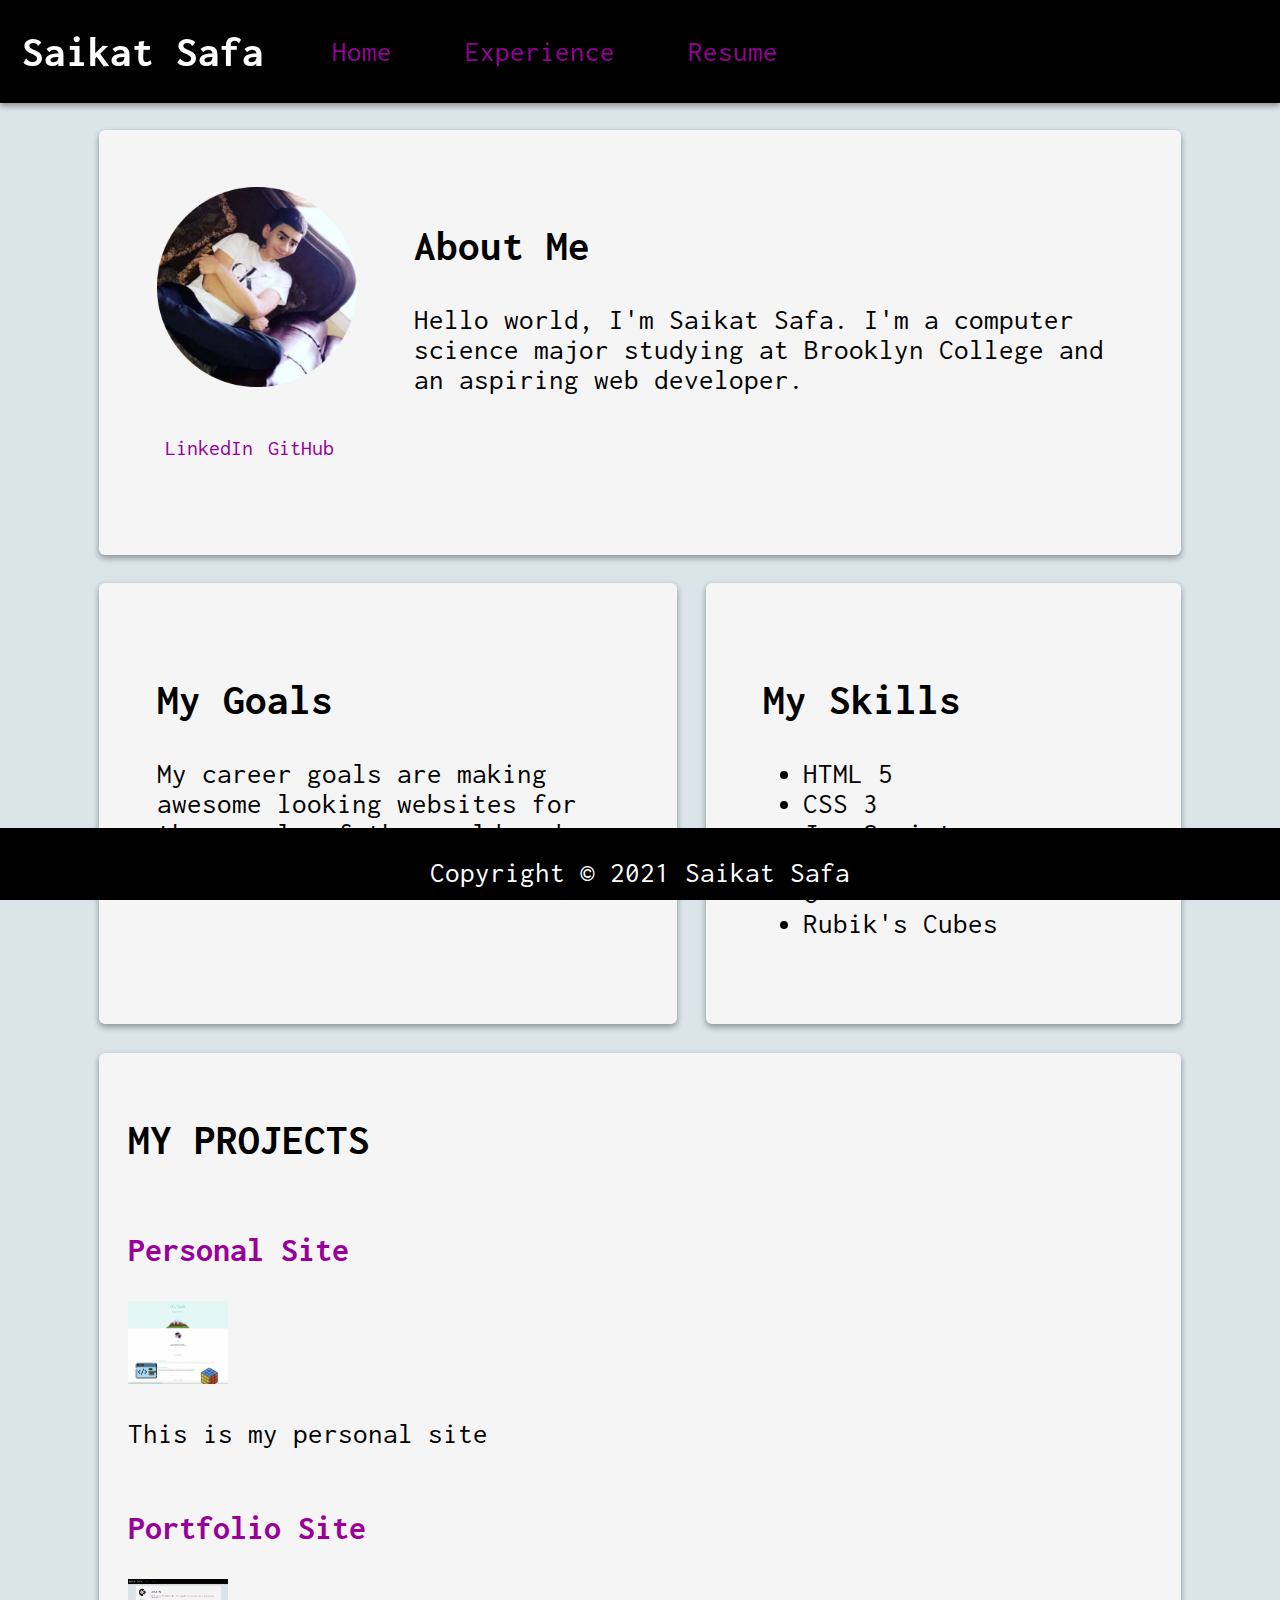
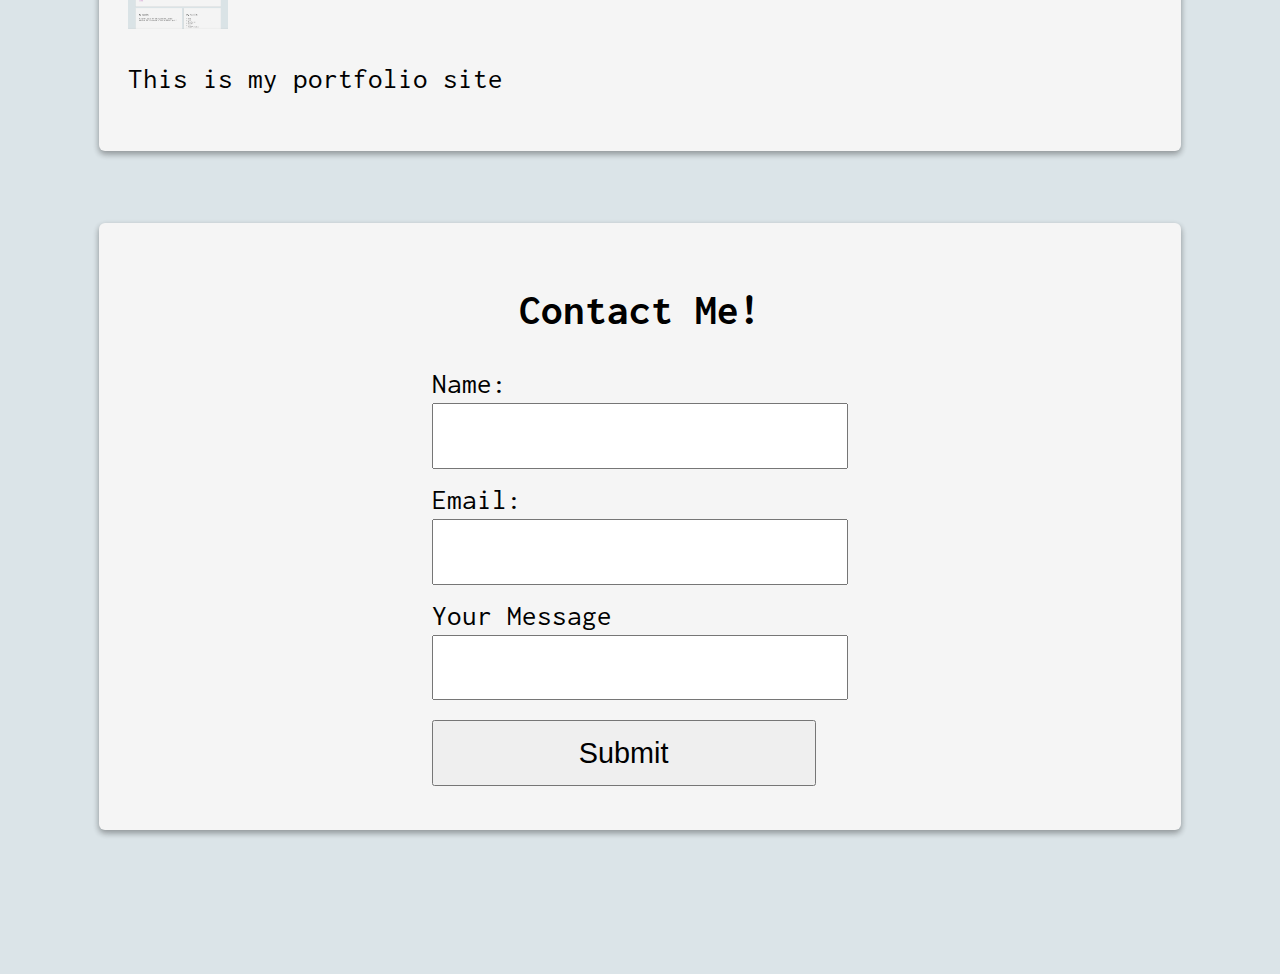
<file: index.html>
<!DOCTYPE html>
<html>
<head>
	<title>Saikat Safa's Portfolio</title>
	<link href="https://fonts.googleapis.com/css2?family=Inconsolata:wght@300&family=Roboto:wght@100&display=swap" rel="stylesheet">
	<link rel="stylesheet" type="text/css" href="css/style.css">
</head>
<body>
	<div class="banner">
		<div class="title">
			<a href="index.html">
				<h1>Saikat Safa</h1>
			</a>		</div>
		<div class="nav">
			<ul>
				<li><a href="index.html">Home</a></li>
				<li><a href="experience.html">Experience</a></li>
				<li><a href="files/SaikatSafaResume.pdf" target="_blank">Resume</a></li>
			</ul>
		</div>
	</div>
	<div class="about-me">
		<div class="profile">
			<div class="profile-pic">
				<a href="index.html"><img src="images/saikat-cartoon.png" width="200px"></a>
			</div>
			<div class="social-media">
				<ul>
					<li><a href="https://www.linkedin.com/in/saikatsafa/" target="_blank">LinkedIn</a></li>
					<li><a href="https://github.com/SaikatSafa" target="_blank">GitHub</a></li>
				</ul>
			</div>
		</div>
		<div class="about-me-text">
			<h2>About Me</h2>
			<p>Hello world, I'm Saikat Safa. I'm a computer science major studying at Brooklyn College and an aspiring web developer.</p>
		</div>
	</div>
	<div class="career">
		<div class="goals">
			<h2>My Goals</h2>
			<p>My career goals are making awesome looking websites for the people of the world and myself.</p>
		</div>
		<div class="skills">
			<h2>My Skills</h2>
			<ul>
				<li>HTML 5</li>
				<li>CSS 3</li>
				<li>JavaScript</li>
				<li>Python</li>
				<li>C++</li>
				<li>Rubik's Cubes</li>
			</ul>
		</div>
	</div>
	<div class="projects">
		<h2>MY PROJECTS</h2>
		<div class="personal">
			<a href="/Users/saikat/Desktop/Saikat/Sites/Portfolio/ps.html" target="_blank"><h3>Personal Site</h3></a>
			<a href="/Users/saikat/Desktop/Saikat/Sites/Portfolio/ps.html" target="_blank"><img src="images/personal.png" width="100px"></a>
			<p>This is my personal site</p>
		</div>
		<div class="portfolio">
			<a href="/Users/saikat/Desktop/Saikat/Sites/Portfolio/cv.html" target="_blank"><h3>Portfolio Site</h3></a>
			<a href="/Users/saikat/Desktop/Saikat/Sites/Portfolio/cv.html" target="_blank"><img src="images/portfolio.png" width="100px"></a>
			<p>This is my portfolio site</p>
		</div>
	</div>
	<div class="contact-form">
		<h2>Contact Me!</h2>
		<form class="contact">
			<label for="name">Name:</label><br>
			<input type="text" name="name"><br>
			<label for="email">Email:</label><br>
			<input type="email" name="email"><br>
			<label for="message">Your Message</label><br>
			<input type="text" name="message"><br>
			<input type="submit" name="Contact">
		</form>
	</div>
	<div class="footer">
		<p>Copyright © 2021 Saikat Safa</p>
	</div>
</body>
</file>
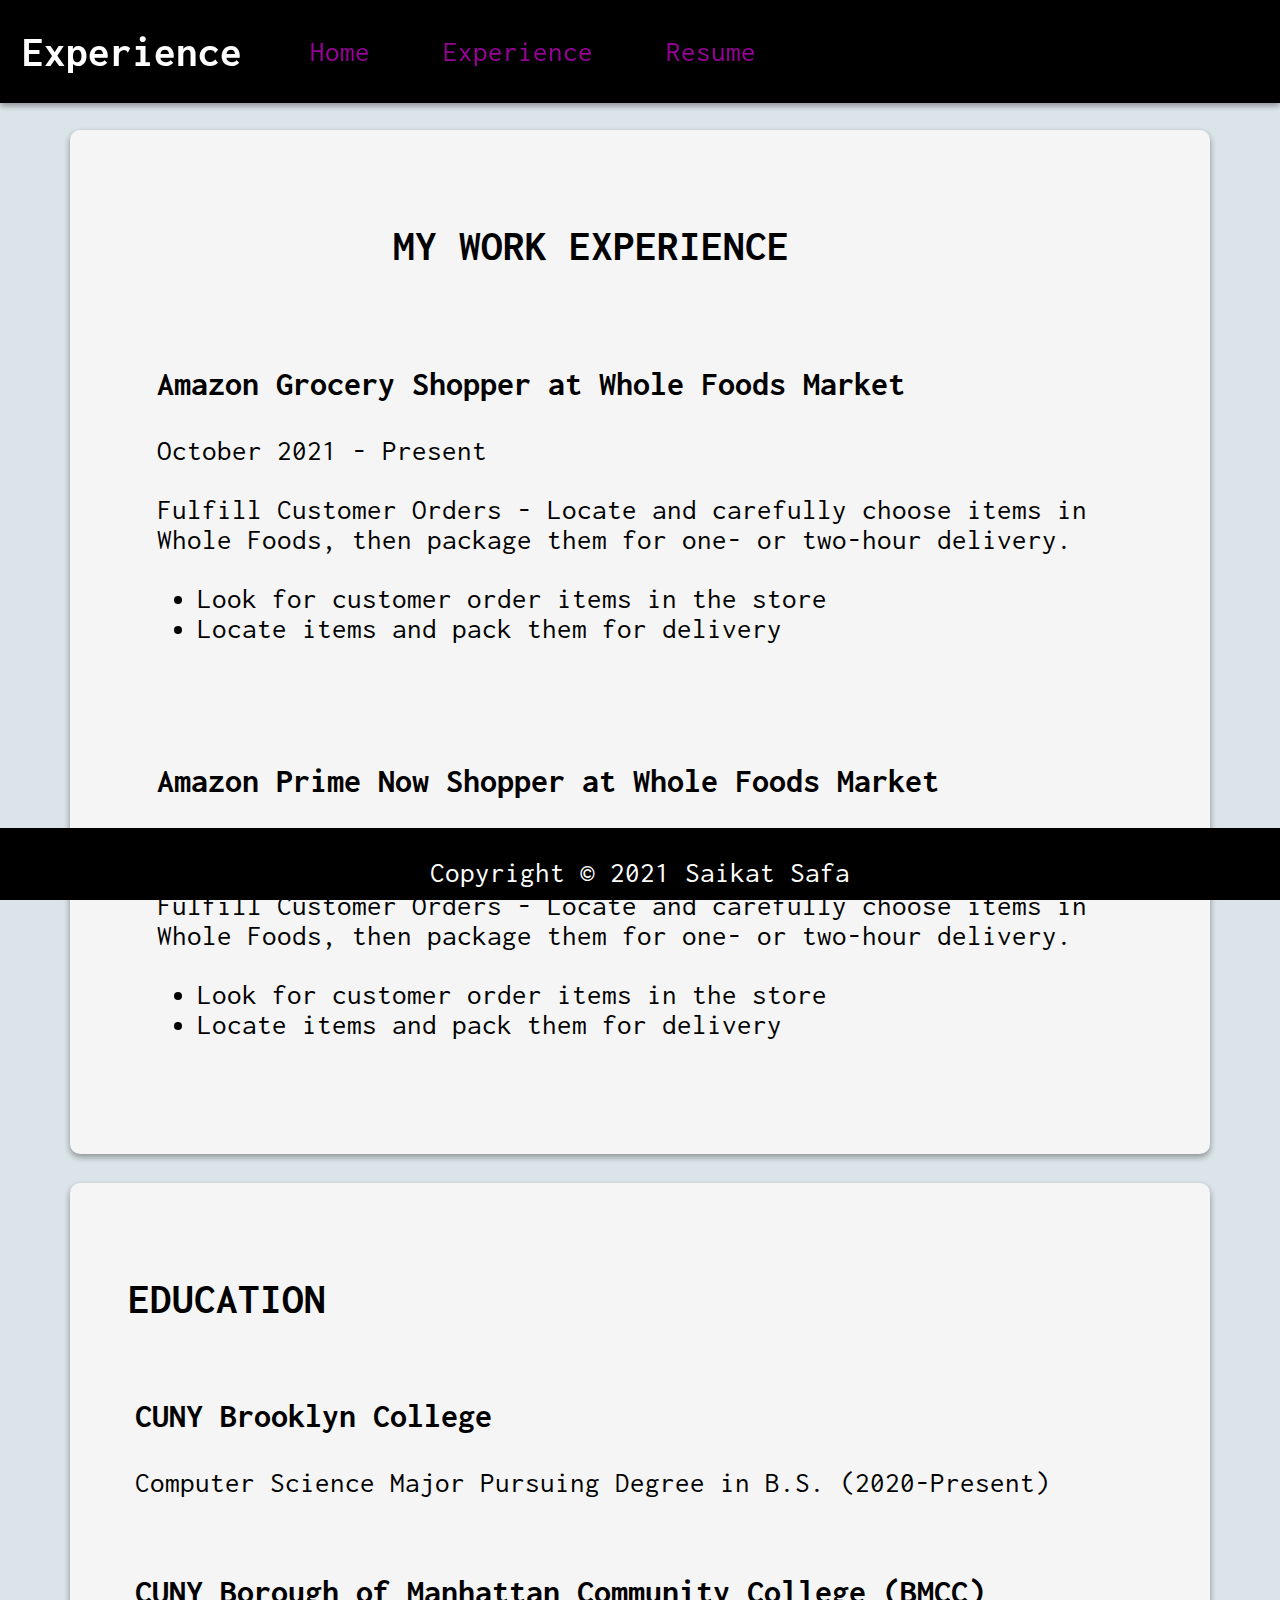
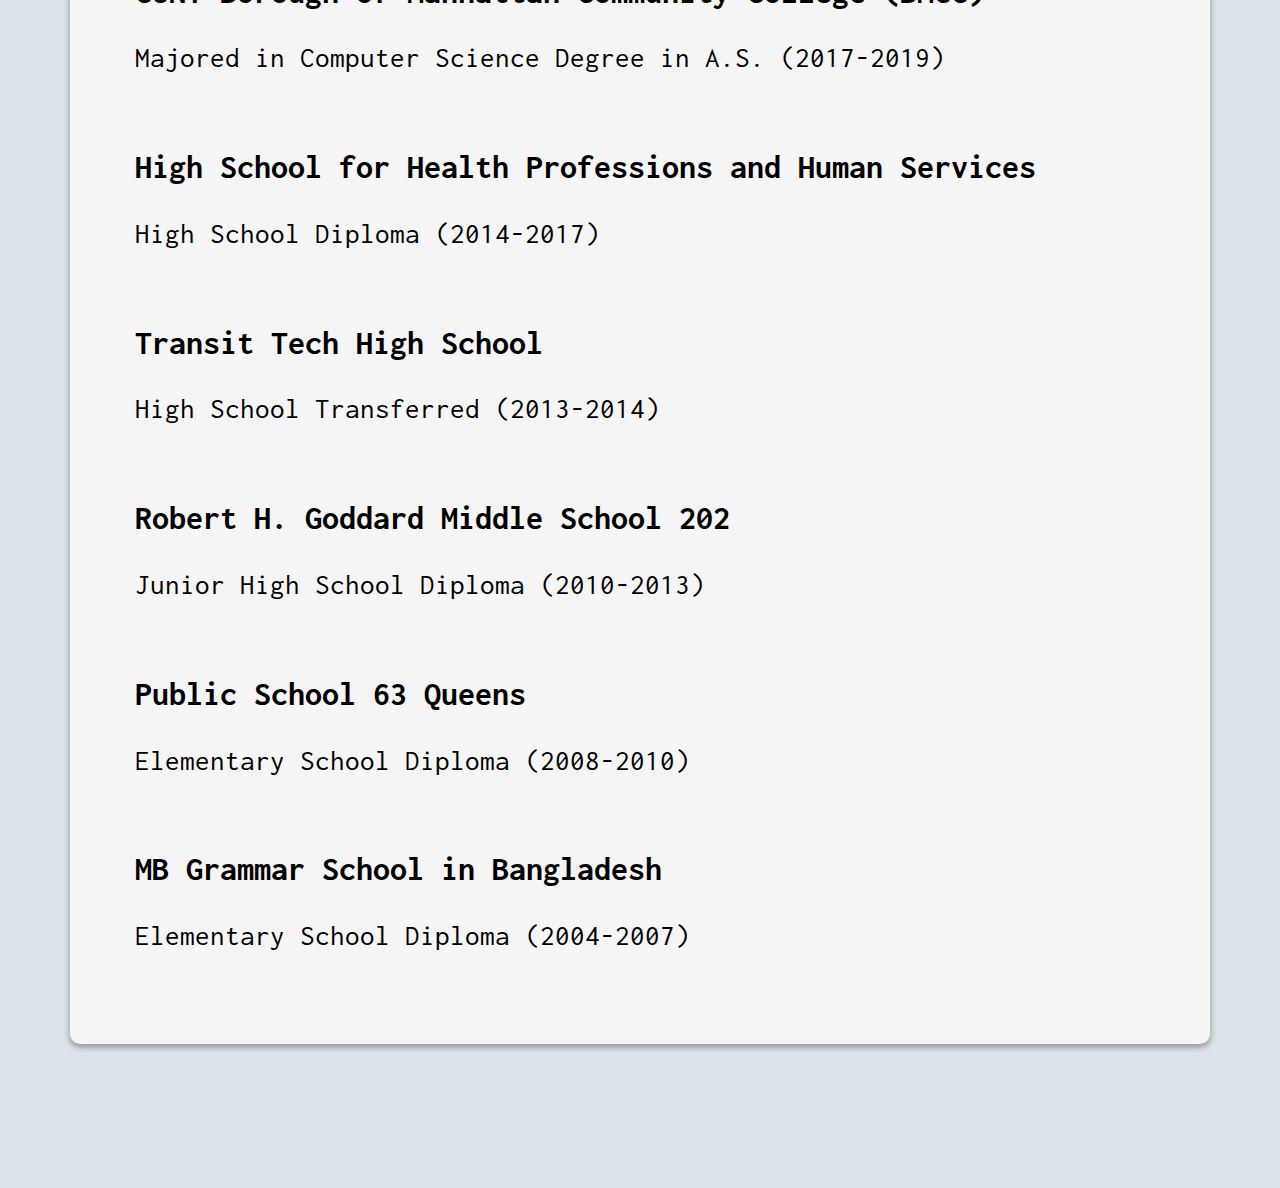
<file: experience.html>
<!DOCTYPE html>
<html>
<head>
	<title>Resume</title>
	<link href="https://fonts.googleapis.com/css2?family=Inconsolata:wght@300&family=Roboto:wght@100&display=swap" rel="stylesheet">
	<link rel="stylesheet" type="text/css" href="css/style.css">
</head>
<body>
	<div class="banner">
		<div class="title">
			<h1>Experience</h1>
		</div>
		<div class="nav">
			<ul>
				<li><a href="index.html">Home</a></li>
				<li><a href="experience.html">Experience</a></li>
				<li><a href="files/SaikatSafaResume.pdf" target="_blank">Resume</a></li>
			</ul>
		</div>
	</div>
	<div class="jobs">
		<h2>MY WORK EXPERIENCE</h2>
		<div class="job">
			<h2></h2>
			<p class="date"></p>
			<p class="desc"></p>
			<ul class="duties">
			</ul>
		</div>
		<div class="job">
			<h3>Amazon Grocery Shopper at Whole Foods Market</h3>
			<p class="date">October 2021 - Present</p>
			<p class="desc">Fulfill Customer Orders - Locate and carefully choose items in Whole Foods, then package them for one- or two-hour
			delivery.</p>
			<ul class="duties">
				<li>Look for customer order items in the store</li>
				<li>Locate items and pack them for delivery</li>
			</ul>
		</div>
		<div class="job">
			<h3>Amazon Prime Now Shopper at Whole Foods Market</h3>
			<p class="date">October 2019 - March 2020</p>
			<p class="desc">Fulfill Customer Orders - Locate and carefully choose items in Whole Foods, then package them for one- or two-hour
			delivery.</p>
			<ul class="duties">
				<li>Look for customer order items in the store</li>
				<li>Locate items and pack them for delivery</li>
			</ul>
		</div>
	</div>
	<div class="education">
		<h2>EDUCATION</h2>
		<div class="school">
			<h3>CUNY Brooklyn College</h3>
			<p>Computer Science Major Pursuing Degree in B.S. (2020-Present)</p>
		</div>
		<div class="school">
			<h3>CUNY Borough of Manhattan Community College (BMCC)</h3>
			<p>Majored in Computer Science Degree in A.S. (2017-2019)</p>
		</div>
		<div class="school">
			<h3>High School for Health Professions and Human Services</h3>
			<p>High School Diploma (2014-2017)</p>
		</div>
		<div class="school">
			<h3>Transit Tech High School</h3>
			<p>High School Transferred (2013-2014)</p>
		</div>
		<div class="school">
			<h3>Robert H. Goddard Middle School 202</h3>
			<p>Junior High School Diploma (2010-2013)</p>
		</div>
		<div class="school">
			<h3>Public School 63 Queens</h3>
			<p>Elementary School Diploma (2008-2010)</p>
		</div>
		<div class="school">
			<h3>MB Grammar School in Bangladesh</h3>
			<p>Elementary School Diploma (2004-2007)</p>
		</div>
	</div>
	<div class="footer">
		<p>Copyright © 2021 Saikat Safa</p>
	</div>
</body>
</html>
</file>
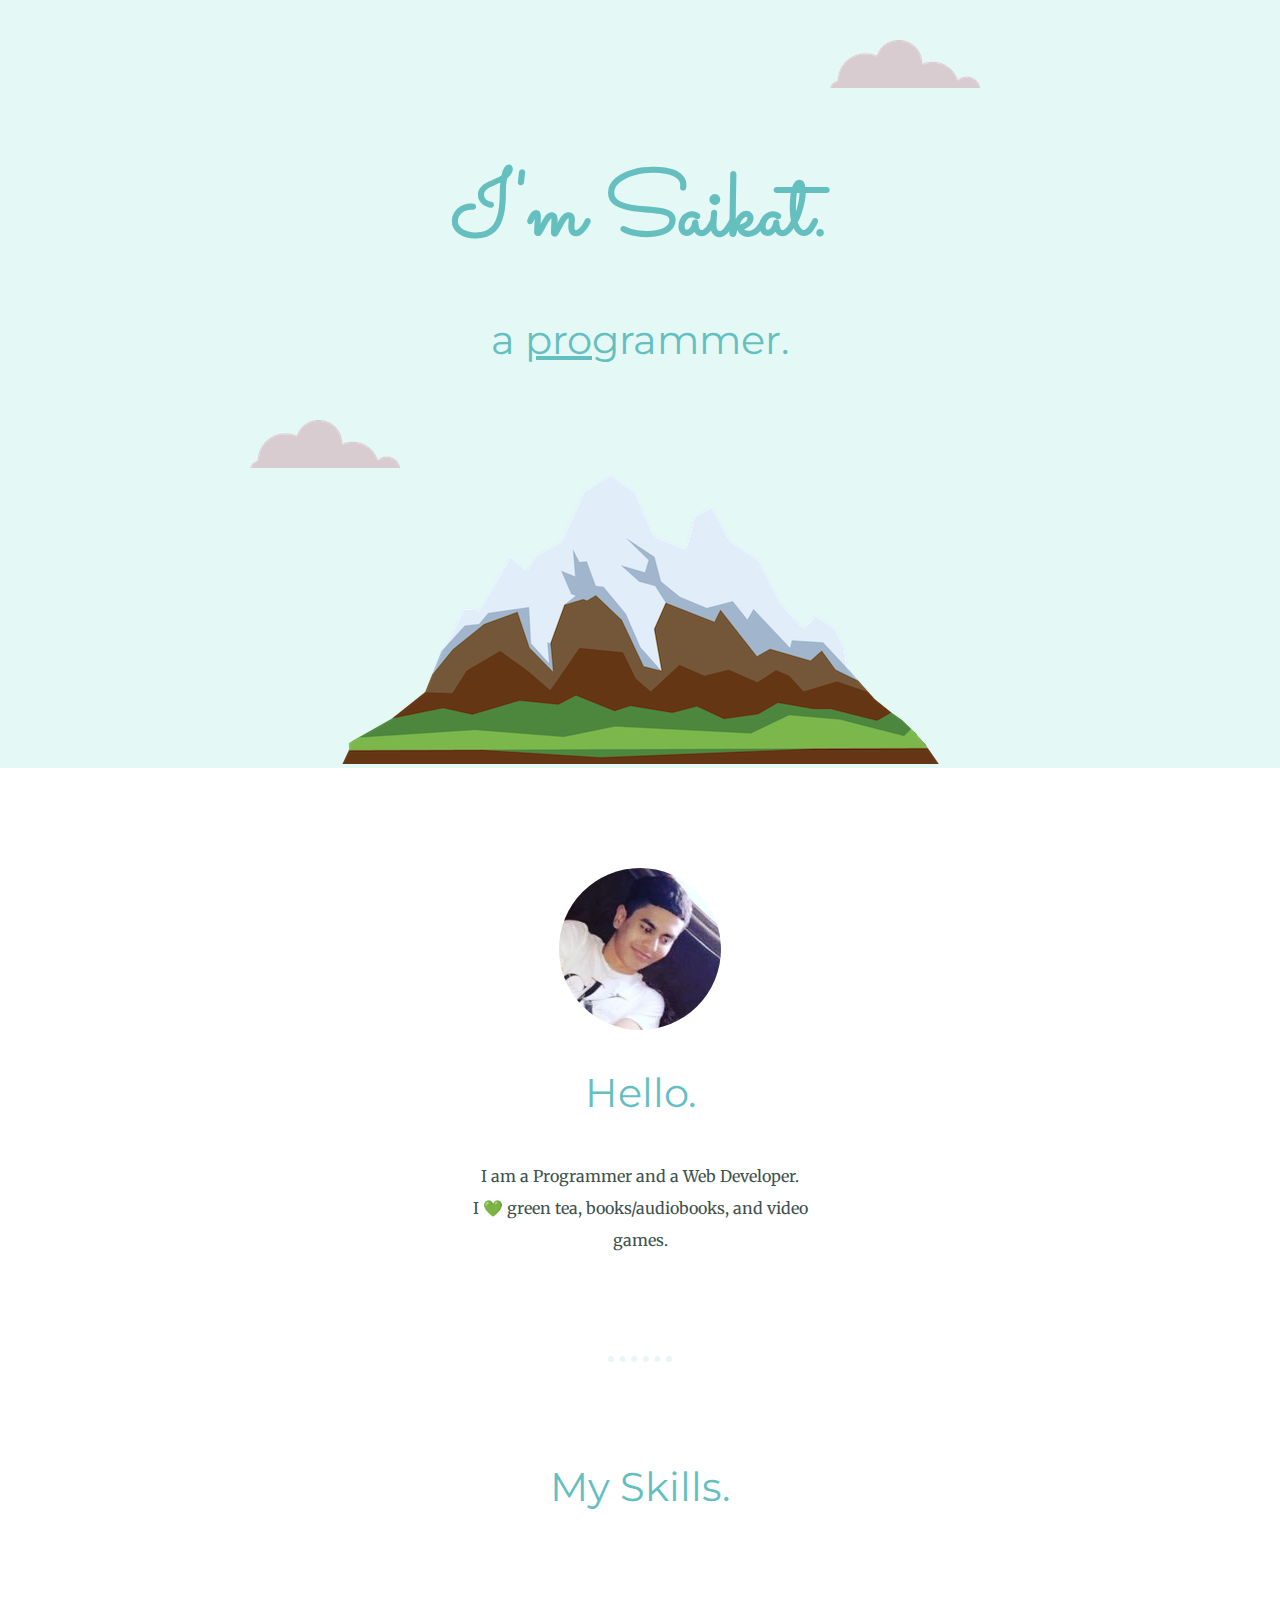
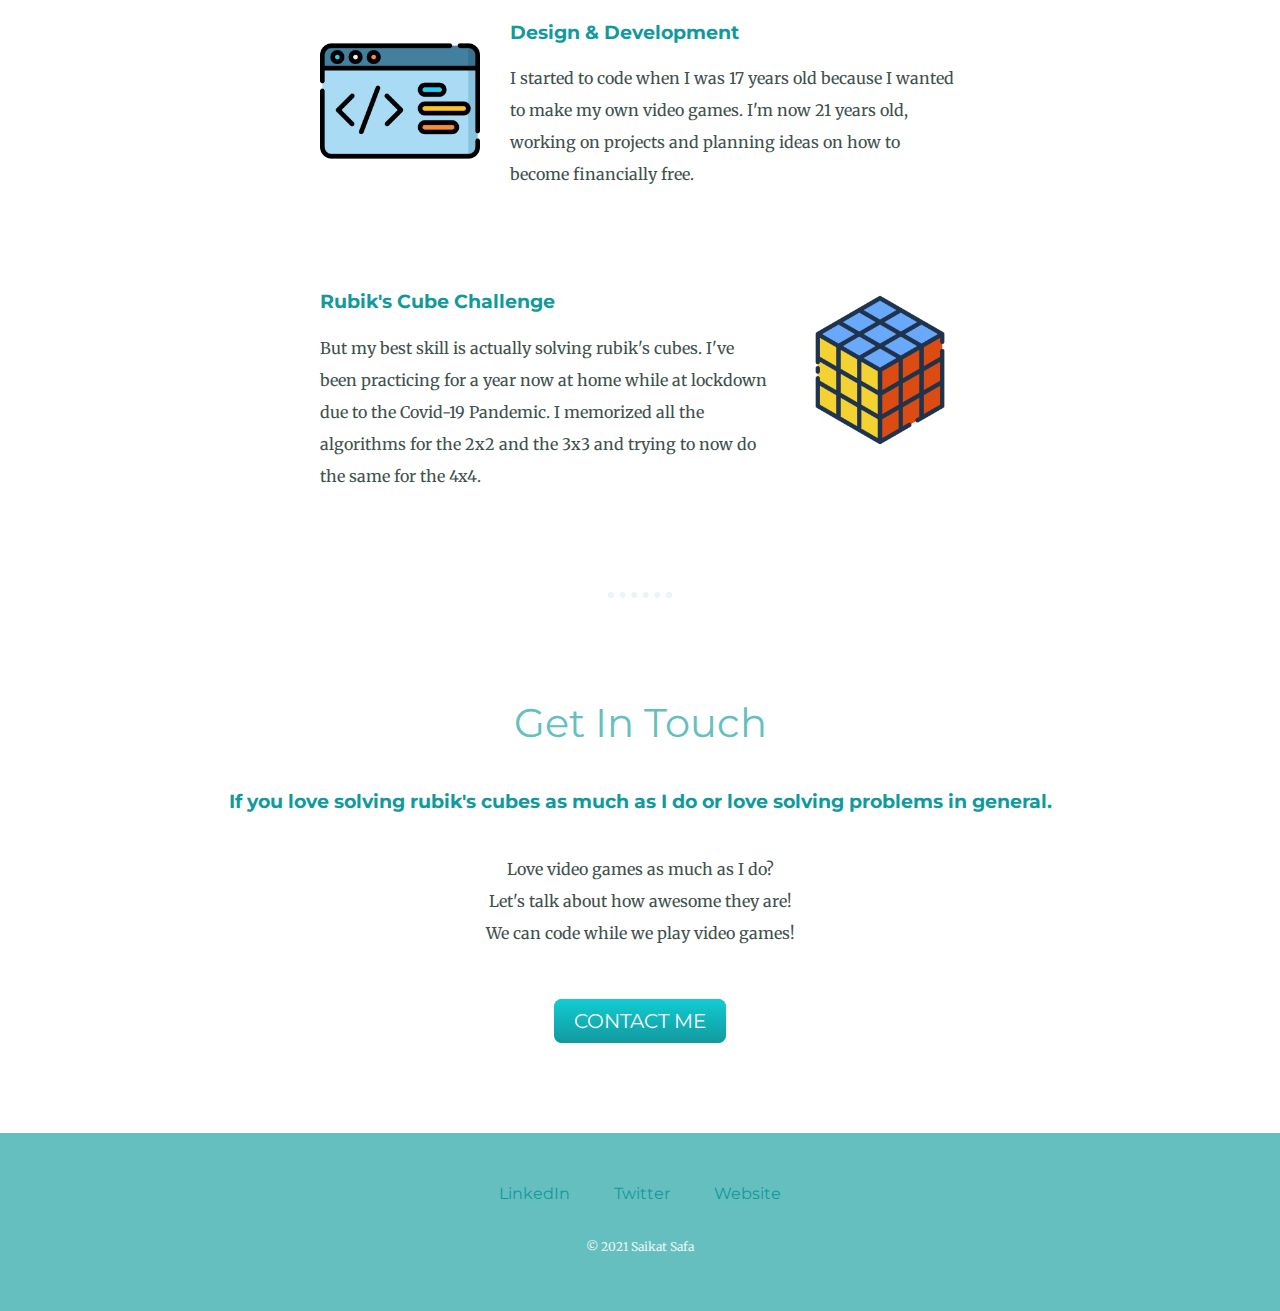
<file: ps.html>
<!DOCTYPE html>
<html lang="en" dir="ltr">

<head>
  <meta charset="utf-8">
  <title>Saikat Safa</title>
  <link rel="stylesheet" href="css/styles-ps.css">
  <link rel="icon" href="favicon.ico">
  <link
    href="https://fonts.googleapis.com/css2?family=Merriweather:ital,wght@0,300;0,400;0,700;0,900;1,300;1,400;1,700;1,900&family=Montserrat:ital,wght@0,100;0,200;0,300;0,400;0,500;0,600;0,700;0,800;0,900;1,100;1,200;1,300;1,400;1,500;1,600;1,700;1,800;1,900&family=Sacramento&display=swap"
    rel="stylesheet">
</head>

<body>
  <div class="top-container">
    <img class="top-cloud" src="images/cloud.png" alt="cloud-img">
    <h1>I'm Saikat.</h1>
    <h2>a <span class="pro">pro</span>grammer.</h2>
    <img class="bottom-cloud" src="images/cloud.png" alt="cloud-img">
    <img src="images/mountain.png" alt="mountain-img">
  </div>

  <div class="middle-container">
    <div class="profile">
      <img src="images/saikat.png" alt="saikat profile picture">
      <h2>Hello.</h2>
      <p class="intro">I am a Programmer and a Web Developer. <br> I 💚 green tea, books/audiobooks, and video games.</p>
    </div>
    <hr>
    <div class="skills">
      <h2>My Skills.</h2>
      <div class="skill-row">
        <img class="code-img" src="images/code.png" alt="Icon made by Freepik from www.flaticon.com">
        <h3>Design & Development</h3>
        <p class="code-skill-description">I started to code when I was 17 years old because I wanted to make my own video games. I'm now 21 years old, working on projects and planning ideas on how to become financially free.</p>
      </div>
      <div class="skill-row">
        <img class="rubik-img" src="images/rubik.png" alt="Icon made by Good Ware from www.flaticon.com">
        <h3>Rubik's Cube Challenge</h3>
        <p class="rubik-skill-description">But my best skill is actually solving rubik's cubes. I've been practicing for a year now at home while at lockdown due to the Covid-19 Pandemic. I memorized all the algorithms for the 2x2 and the 3x3 and trying to now do the same for the 4x4.</p>
      </div>
    </div>
    <hr>
    <div class="contact-me">
      <h2>Get In Touch</h2>
      <h3>If you love solving rubik's cubes as much as I do or love solving problems in general.</h3>
      <p class="contact-message">Love video games as much as I do? <br> Let's talk about how awesome they are! <br> We can code while we play video games!</p>
      <a class="btn" href="mailto:saikatsafa1999@gmail.com">CONTACT ME</a>
    </div>
  </div>

  <div class="bottom-container">
    <a class="footer-link" href="https://www.linkedin.com/in/saikat-safa-8392b9194/">LinkedIn</a>
    <a class="footer-link" href="https://twitter.com/IWokeUpInPain">Twitter</a>
    <a class="footer-link" href="https://saikatsafa.github.io/cv/">Website</a>
    <p class="copyright">© 2021 Saikat Safa</p>
  </div>
</body>

<!--
<footer>
  <div class="credits">Icons made by <a href="https://www.flaticon.com/authors/freepik" title="Freepik">Freepik</a> from <a href="https://www.flaticon.com/" title="Flaticon">www.flaticon.com</a></div>
  <div class="credits">Icons made by <a href="https://www.flaticon.com/authors/good-ware" title="Good Ware">Good Ware</a> from <a href="https://www.flaticon.com/" title="Flaticon">www.flaticon.com</a></div>
</footer>
-->
</html>
</file>
<file: css/style.css>
:root {
	--first-color: #dbe4e8;
	--second-color: #f5f5f5;
	--third-color: #990099;
	--fourth-color: black;
	--font: 'Inconsolata';
	--shadow: 0 3px 6px rgba(0,0,0,0.16), 0 3px 6px rgba(0,0,0,0.23);
}

/*Makes Font sizes respond to the device width to look great on all screens*/
html {font-size: calc(1em + 1vw);}
/*button and input elements for some reason don't inherit their parent's font-size so let's set it below*/
button {font-size: inherit;}
input {font-size: inherit;}


body {
	font-family: var(--font);
	margin: 0;
	background-color: var(--first-color);
	padding-top: 4rem;
	display: grid;
	/*justify-items is used to center grid i vertically*/
	justify-items: center;
	justify-content: center;
}


/*nav*/
.banner {
	width: 100%;
	display: flex;
	flex-flow: wrap;
	align-items: center;
	list-style-type: none;
	background-color: var(--fourth-color);
	position: fixed;
	top: 0;
	color: var(--third-color);
	box-shadow: var(--shadow);
}

.title {
	margin-left: 1em;
	text-align: center;
	font-size: 0.75em;
	color: #fff;
}

.title a {
	color: #fff;
}

a {
	color: var(--third-color);
	width: 100px;
	text-decoration: none;
}

/*This :hover selector is used to select elements when you mouse over them*/
a:hover{
	color: var(--first-color);
}

.banner li {
	display: inline;
	margin: 1rem;
}

.banner ul {
	list-style-type: none;
}


/*about me*/
.about-me {
	display: flex;
	width: 80vw;
	padding: 1rem;
	margin: 0.5rem;
	border-radius: 6px;
	background-color: var(--second-color);
	box-shadow: var(--shadow);
}

.profile {
	padding: 1em;
}

.profile-pic {}

.about-me-text {padding: 1em;}


/*social media*/
.social-media li {
	font-size: 0.75em;
	display: inline;
}

.social-media ul {
	padding: 0.3rem;
	list-style-type: none;
}


/*career*/
.career {
	display: flex;
	margin: 0.5rem;
	width: calc(80vw + 2rem);
}

.goals {
	width: 45vw;
	padding: 2rem;
	border-radius: 6px;
	margin-right: 1rem;
	background-color: var(--second-color);
	box-shadow: var(--shadow);
}

.skills {
	width: 35vw;
	padding: 2rem;
	border-radius: 6px;
	background-color: var(--second-color);
	box-shadow: var(--shadow);
}


/*projects*/
.projects {
	display: flex;
	flex-flow: column wrap;
	width: 80vw;
	padding: 1rem;
	margin: 0.5rem;
	border-radius: 6px;
	background-color: var(--second-color);
	box-shadow: var(--shadow);
}

.project h2 {
	width: 100%;
	margin: 1rem;
}

.project {
	text-align: center;
	padding: 1rem;
	margin: 1rem;
	width: 25%;
	box-shadow: var(--shadow);
	color: #fff;
	background-color: var(--third-color);
	border-radius: 8px;
}

.project a{
	color: #fff;
}

/*CSS transitions allows you to change property values smoothly, over a given duration*/
.project:hover {
	transition:  all 0.3s cubic-bezier(0.25, 0.8, 2.5, 1);
	box-shadow: 0 14px 28px rgba(0, 0, 0, 0.25), 0 10px 10px rgba(0, 0, 0, 0.22);
}


/*contact*/
.contact-form {
	display: flex;
	flex-flow: column;
	justify-content: center;
	text-align: center;
	width: 80vw;
	padding: 1rem;
	margin: 5rem;
	border-radius: 6px;
	background-color: var(--second-color);
	box-shadow: var(--shadow);
	margin-top: 2rem;
}

.contact {
	text-align: left;
	margin: 0 auto;
}


/*form styles*/
input {
	min-width: 30vw;
	margin-bottom: 15px;
	margin-top: 5px;
	padding: 0.5rem;
}


/*You can specify that a specific input element should be affetced by attribute*/
input[type=button]{
	background-color: var(--third-color);
	color: white;
	padding: 10px;
	width: calc(30vw + 0.5rem);
	border-radius: 8px;
	box-shadow: var(--shadow);
}

input[type=susbmit]:hover {
	transition: all 0.3s cubic-bezier(0.25, 0.8, 0.25, 1);
	box-shadow: 0 14px 28px rgba(0, 0, 0, 0.25), 0 10px 10px rgba(0, 0, 0, 0.22);
}


/*resume*/
.jobs {
	display: flex;
	flex-flow: row wrap;
	justify-content: center;
	width: 80vw;
	margin: 0.5rem;
	padding: 2rem;
	border-radius: 10px;
	background-color: var(--second-color);
	box-shadow: var(--shadow);
}
.job {
	padding: 1rem;
}


/*education*/
.education {
	display: flex;
	flex-flow: column wrap;
	justify-content: center;
	width: 80vw;
	margin: 0.5rem;
	padding: 2rem;
	border-radius: 10px;
	background-color: var(--second-color);
	box-shadow: var(--shadow);
	margin-bottom: 5rem;
}

.school {
	padding: 0.25rem;
}


/*footer*/
.footer {
	margin-top: 1rem;
	width: 100vw;
	background-color: var(--fourth-color);
	color: #fff;
	text-align: center;
	/* display: flex; */
	position: fixed;
	bottom: 0;
	height: 2.5rem;
}
</file>
<file: css/styles-ps.css>
body {
  color: #40514E;
  font-family: 'Merriweather', serif;
  margin: 0;
  text-align: center;
}

h1 {
  color: #66BFBF;
  font-family: 'Sacramento', cursive;
  font-size: 5.625rem;
  margin: 50px auto 0 auto;
}

h2 {
  color: #66BFBF;
  font-family: 'Montserrat', sans-serif;
  font-size: 2.5rem;
  font-weight: normal;
  padding-bottom: 10px;
}

h3 {
  color: #11999E;
  font-family: 'Montserrat', sans-serif;
}

p {
  line-height: 2;
}

hr {
  border: dotted #EAF6F6 6px;
  border-bottom: none;
  margin: 100px auto;
  width: 4%;
}

a {
  color: #11999E;
  font-family: 'Montserrat', sans-serif;
  margin: 10px 20px;
  text-decoration: none;
}

a:hover {
  color: #EAF6F6;
}

.top-container {
  background-color: #E4F9F5;
  padding-top: 100px;
  position: relative;
}

.middle-container {
  margin: 100px 0;
}

.bottom-container {
  background-color: #66BFBF;
  padding: 50px 0 20px;
}

.skill-row {
  width: 50%;
  margin: 100px auto 100px auto;
  text-align: left;
}

.pro {
  text-decoration: underline;
}

.intro {
  margin: auto;
  width: 30%;
}

.contact-message {
  margin: 40px auto 60px;
  width: 40%;
}

.copyright {
  color: #EAF6F6;
  font-size: 0.75rem;
  padding: 20px 0;
}

.circular {
  border-radius: 100%;
}

.footer-link {
  color: #11999E;
}

.credits {
  text-align: left;
}

.top-cloud {
  position: absolute;
  right: 300px;
  top: 40px;
}

.bottom-cloud {
  bottom: 300px;
  left: 250px;
  position: absolute;
}

.code-img {
  width: 25%;
  float: left;
  margin-right: 30px;
}

.rubik-img {
  width: 25%;
  float: right;
  margin-left: 30px;
}

.btn {
  background: #11cdd4;
  background-image: -webkit-linear-gradient(top, #11cdd4, #11999e);
  background-image: -moz-linear-gradient(top, #11cdd4, #11999e);
  background-image: -ms-linear-gradient(top, #11cdd4, #11999e);
  background-image: -o-linear-gradient(top, #11cdd4, #11999e);
  background-image: linear-gradient(to bottom, #11cdd4, #11999e);
  -webkit-border-radius: 8;
  -moz-border-radius: 8;
  border-radius: 8px;
  font-family: 'Montserrat', sans-serif;
  color: #ffffff;
  font-size: 20px;
  padding: 10px 20px 10px 20px;
  text-decoration: none;
}

.btn:hover {
  background: #30e3cb;
  background-image: -webkit-linear-gradient(top, #30e3cb, #2bc4ad);
  background-image: -moz-linear-gradient(top, #30e3cb, #2bc4ad);
  background-image: -ms-linear-gradient(top, #30e3cb, #2bc4ad);
  background-image: -o-linear-gradient(top, #30e3cb, #2bc4ad);
  background-image: linear-gradient(to bottom, #30e3cb, #2bc4ad);
  text-decoration: none;
}
</file>
